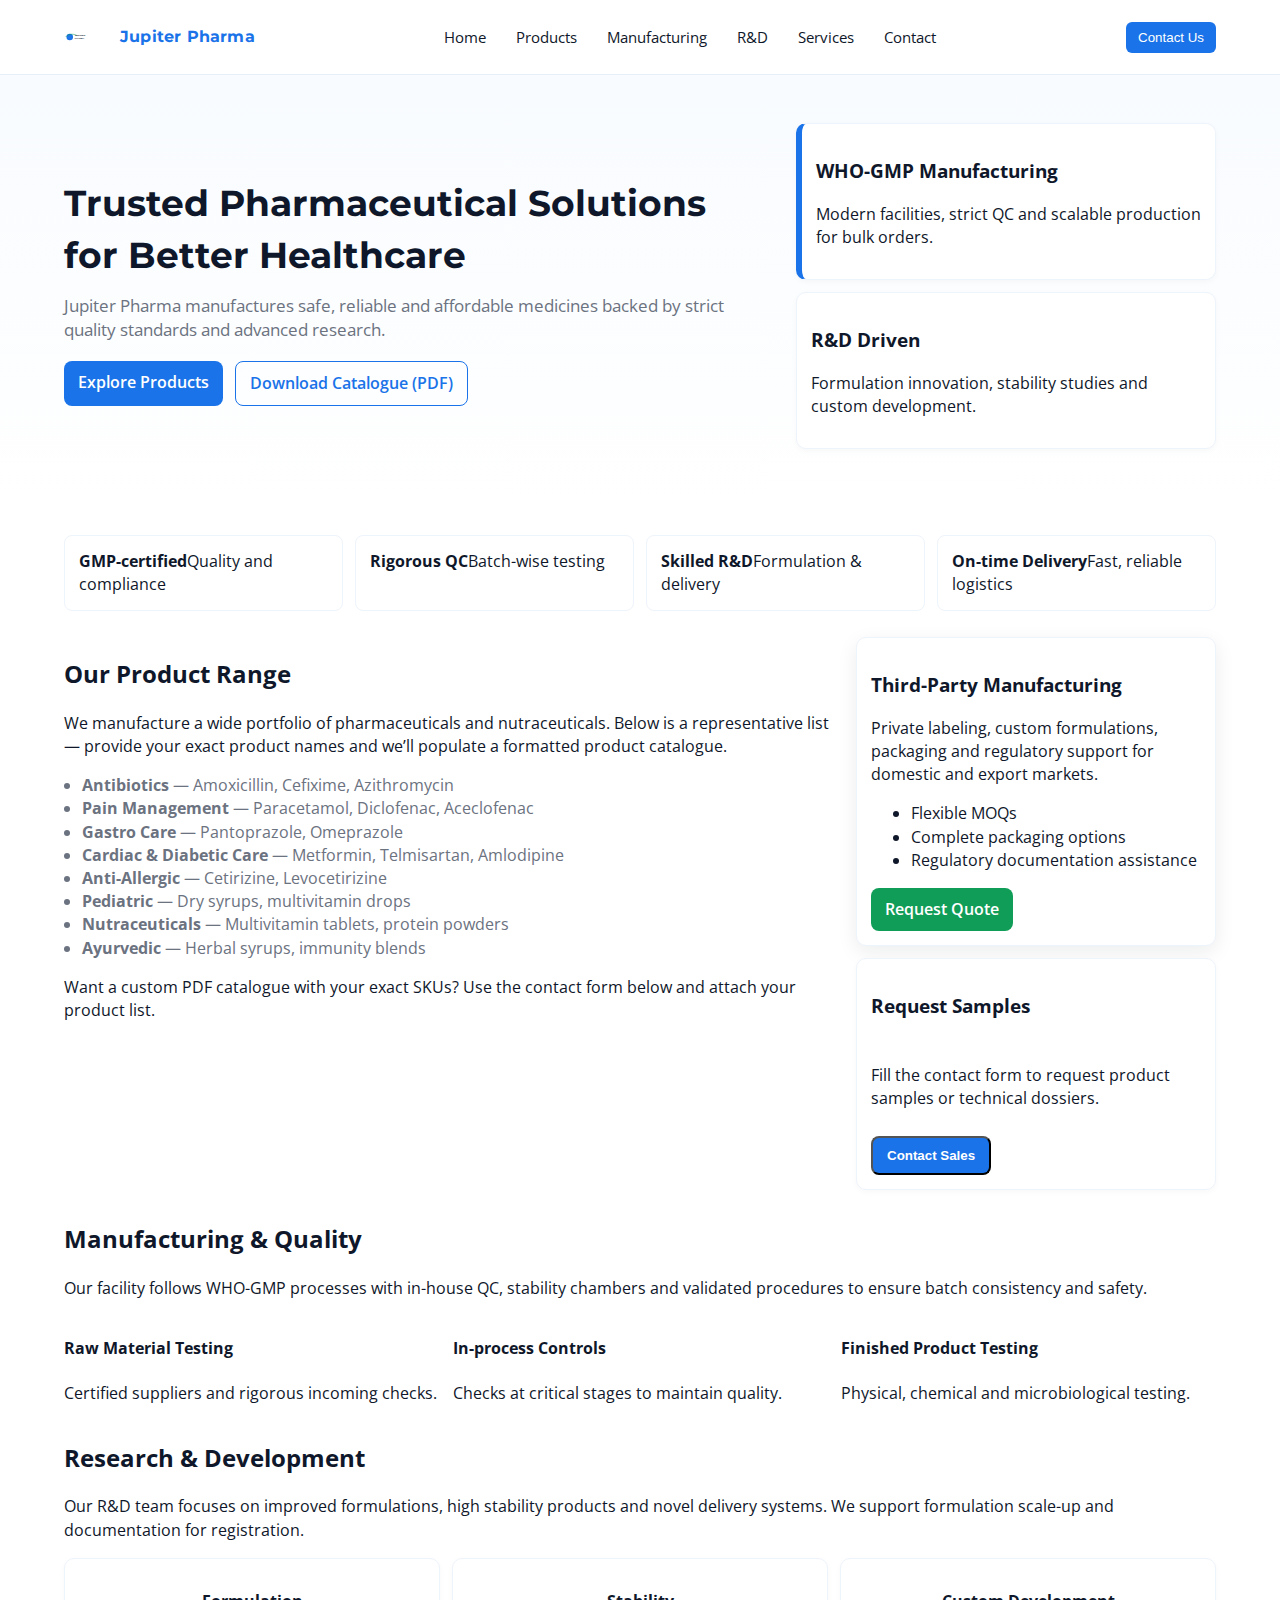
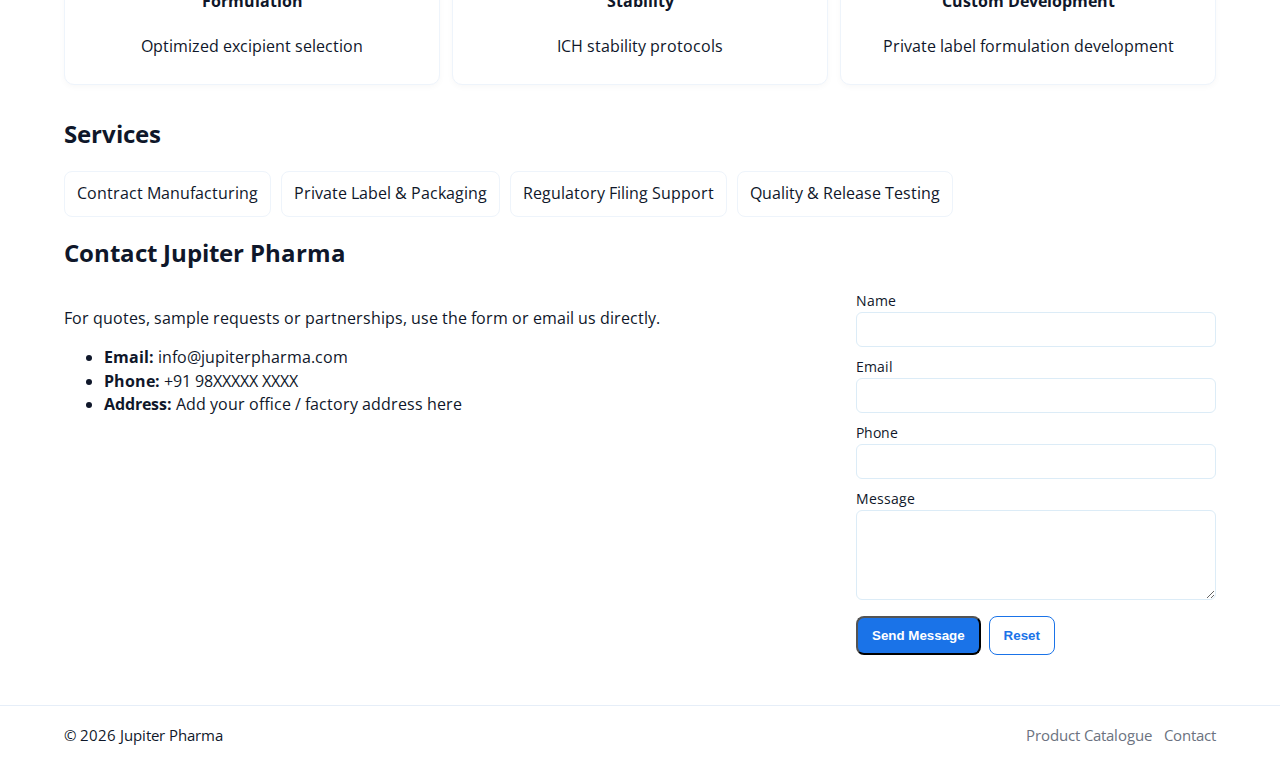
<file: index.html>
<!doctype html>
<html lang="en">
<head>
  <meta charset="utf-8" />
  <meta name="viewport" content="width=device-width,initial-scale=1" />
  <title>Jupiter Pharma — Trusted Pharmaceutical Solutions</title>
  <meta name="description" content="Jupiter Pharma manufactures high-quality pharmaceutical and nutraceutical products with world-class manufacturing and R&D."/>
  <link rel="stylesheet" href="styles.css">
  <link href="https://fonts.googleapis.com/css2?family=Montserrat:wght@600;700&family=Open+Sans:wght@300;400;600&display=swap" rel="stylesheet">
</head>
<body>
  <header class="site-header">
    <div class="container header-inner">
      <a class="brand" href="#">
        <img src="logo.svg" alt="Jupiter Pharma logo" class="logo" />
        <span class="brand-text">Jupiter Pharma</span>
      </a>
      <nav class="nav">
        <a href="#home">Home</a>
        <a href="#products">Products</a>
        <a href="#manufacturing">Manufacturing</a>
        <a href="#rnd">R&amp;D</a>
        <a href="#services">Services</a>
        <a href="#contact">Contact</a>
      </nav>
      <button class="cta" id="contactTopBtn">Contact Us</button>
    </div>
  </header>

  <main>
    <!-- HERO -->
    <section id="home" class="hero">
      <div class="container hero-inner">
        <div class="hero-copy">
          <h1>Trusted Pharmaceutical Solutions for Better Healthcare</h1>
          <p class="lead">Jupiter Pharma manufactures safe, reliable and affordable medicines backed by strict quality standards and advanced research.</p>
          <div class="hero-actions">
            <a class="btn btn-primary" href="#products">Explore Products</a>
            <a class="btn btn-outline" href="catalogue.html" target="_blank">Download Catalogue (PDF)</a>
          </div>
        </div>
        <div class="hero-media">
          <div class="card highlight">
            <h3>WHO-GMP Manufacturing</h3>
            <p>Modern facilities, strict QC and scalable production for bulk orders.</p>
          </div>
          <div class="card">
            <h3>R&amp;D Driven</h3>
            <p>Formulation innovation, stability studies and custom development.</p>
          </div>
        </div>
      </div>
    </section>

    <!-- Quick strengths -->
    <section class="section container strengths">
      <ul class="strengths-grid">
        <li><strong>GMP-certified</strong><span>Quality and compliance</span></li>
        <li><strong>Rigorous QC</strong><span>Batch-wise testing</span></li>
        <li><strong>Skilled R&D</strong><span>Formulation & delivery</span></li>
        <li><strong>On-time Delivery</strong><span>Fast, reliable logistics</span></li>
      </ul>
    </section>

    <!-- PRODUCTS -->
    <section id="products" class="section container">
      <div class="grid two-col">
        <div>
          <h2>Our Product Range</h2>
          <p>We manufacture a wide portfolio of pharmaceuticals and nutraceuticals. Below is a representative list — provide your exact product names and we’ll populate a formatted product catalogue.</p>
          <ul class="product-list">
            <li><strong>Antibiotics</strong> — Amoxicillin, Cefixime, Azithromycin</li>
            <li><strong>Pain Management</strong> — Paracetamol, Diclofenac, Aceclofenac</li>
            <li><strong>Gastro Care</strong> — Pantoprazole, Omeprazole</li>
            <li><strong>Cardiac & Diabetic Care</strong> — Metformin, Telmisartan, Amlodipine</li>
            <li><strong>Anti-Allergic</strong> — Cetirizine, Levocetirizine</li>
            <li><strong>Pediatric</strong> — Dry syrups, multivitamin drops</li>
            <li><strong>Nutraceuticals</strong> — Multivitamin tablets, protein powders</li>
            <li><strong>Ayurvedic</strong> — Herbal syrups, immunity blends</li>
          </ul>
          <p class="muted">Want a custom PDF catalogue with your exact SKUs? Use the contact form below and attach your product list.</p>
        </div>
        <div>
          <div class="card card-elevated">
            <h3>Third-Party Manufacturing</h3>
            <p>Private labeling, custom formulations, packaging and regulatory support for domestic and export markets.</p>
            <ul>
              <li>Flexible MOQs</li>
              <li>Complete packaging options</li>
              <li>Regulatory documentation assistance</li>
            </ul>
            <a class="btn btn-secondary" href="#contact">Request Quote</a>
          </div>

          <div class="card contact-card">
            <h3>Request Samples</h3>
            <p>Fill the contact form to request product samples or technical dossiers.</p>
            <button class="btn btn-primary" id="openContact">Contact Sales</button>
          </div>
        </div>
      </div>
    </section>

    <!-- Manufacturing -->
    <section id="manufacturing" class="section alt-bg">
      <div class="container">
        <h2>Manufacturing & Quality</h2>
        <p>Our facility follows WHO-GMP processes with in-house QC, stability chambers and validated procedures to ensure batch consistency and safety.</p>
        <div class="features-grid">
          <div class="feature"><h4>Raw Material Testing</h4><p>Certified suppliers and rigorous incoming checks.</p></div>
          <div class="feature"><h4>In-process Controls</h4><p>Checks at critical stages to maintain quality.</p></div>
          <div class="feature"><h4>Finished Product Testing</h4><p>Physical, chemical and microbiological testing.</p></div>
        </div>
      </div>
    </section>

    <!-- R&D -->
    <section id="rnd" class="section container">
      <h2>Research & Development</h2>
      <p>Our R&D team focuses on improved formulations, high stability products and novel delivery systems. We support formulation scale-up and documentation for registration.</p>
      <div class="grid three-col">
        <div class="card small"><h4>Formulation</h4><p>Optimized excipient selection</p></div>
        <div class="card small"><h4>Stability</h4><p>ICH stability protocols</p></div>
        <div class="card small"><h4>Custom Development</h4><p>Private label formulation development</p></div>
      </div>
    </section>

    <!-- Services -->
    <section id="services" class="section container">
      <h2>Services</h2>
      <ul class="services-list">
        <li>Contract Manufacturing</li>
        <li>Private Label & Packaging</li>
        <li>Regulatory Filing Support</li>
        <li>Quality & Release Testing</li>
      </ul>
    </section>

    <!-- CONTACT -->
    <section id="contact" class="section alt-bg container">
      <h2>Contact Jupiter Pharma</h2>
      <div class="grid two-col">
        <div>
          <p>For quotes, sample requests or partnerships, use the form or email us directly.</p>
          <ul class="contact-info">
            <li><strong>Email:</strong> info@jupiterpharma.com</li>
            <li><strong>Phone:</strong> +91 98XXXXX XXXX</li>
            <li><strong>Address:</strong> Add your office / factory address here</li>
          </ul>
        </div>
        <div>
          <form id="contactForm" class="form" novalidate>
            <label>
              <span>Name</span>
              <input type="text" name="name" required>
            </label>
            <label>
              <span>Email</span>
              <input type="email" name="email" required>
            </label>
            <label>
              <span>Phone</span>
              <input type="tel" name="phone">
            </label>
            <label>
              <span>Message</span>
              <textarea name="message" rows="4" required></textarea>
            </label>
            <div class="form-actions">
              <button class="btn btn-primary" type="submit">Send Message</button>
              <button class="btn btn-outline" type="reset">Reset</button>
            </div>
            <p class="form-note" id="formNote" aria-live="polite"></p>
          </form>
        </div>
      </div>
    </section>
  </main>

  <footer class="site-footer">
    <div class="container footer-inner">
      <div>© <span id="year"></span> Jupiter Pharma</div>
      <div class="footer-links">
        <a href="catalogue.html" target="_blank">Product Catalogue</a>
        <a href="#contact">Contact</a>
      </div>
    </div>
  </footer>

  <script src="script.js"></script>
</body>
</html>
</file>
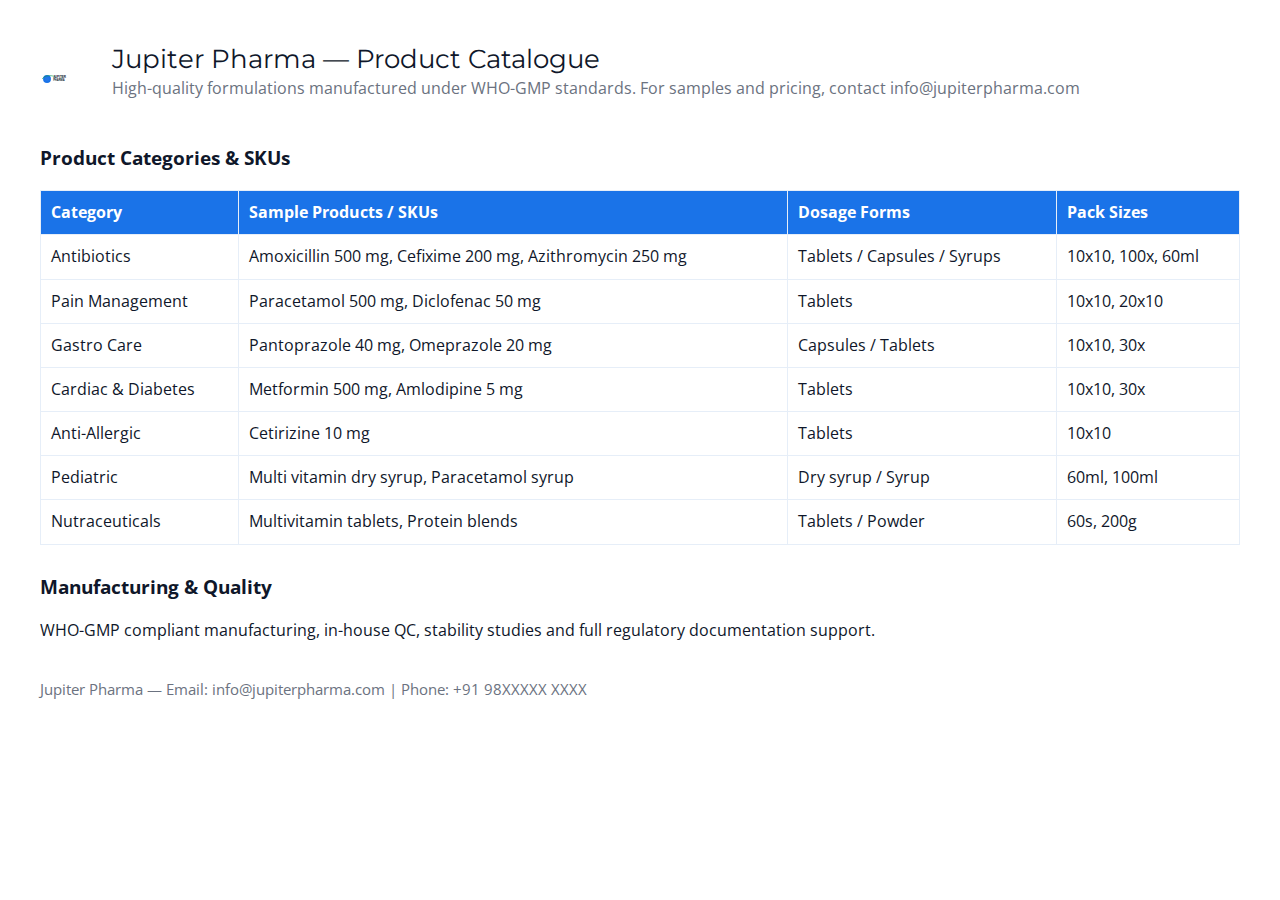
<file: catalogue.html>
<!doctype html>
<html lang="en">
<head>
  <meta charset="utf-8">
  <title>Jupiter Pharma — Product Catalogue</title>
  <meta name="viewport" content="width=device-width,initial-scale=1">
  <link href="https://fonts.googleapis.com/css2?family=Montserrat:wght@600;700&family=Open+Sans:wght@300;400&display=swap" rel="stylesheet">
  <link rel="stylesheet" href="styles.css">
  <style>
    /* Catalogue-specific overrides */
    body{background:#fff;padding:40px}
    .catalog-header{display:flex;align-items:center;gap:16px;margin-bottom:26px}
    .catalog-title{font-family:"Montserrat",sans-serif;font-size:1.6rem}
    .catalog-intro{color:var(--muted);margin-bottom:18px}
    table.catalog{width:100%;border-collapse:collapse;margin-top:12px}
    table.catalog th, table.catalog td{padding:10px;border:1px solid #e6eef8;text-align:left}
    table.catalog th{background:var(--primary);color:#fff}
    .logo{width:56px;height:56px}
    @media print{
      body{padding:18mm}
      a[href]:after{content:"";}
    }
  </style>
</head>
<body>
  <header class="catalog-header">
    <img src="logo.svg" alt="Jupiter Pharma logo" class="logo">
    <div>
      <div class="catalog-title">Jupiter Pharma — Product Catalogue</div>
      <div class="catalog-intro">High-quality formulations manufactured under WHO-GMP standards. For samples and pricing, contact info@jupiterpharma.com</div>
    </div>
  </header>

  <section>
    <h3>Product Categories & SKUs</h3>
    <table class="catalog">
      <thead>
        <tr><th>Category</th><th>Sample Products / SKUs</th><th>Dosage Forms</th><th>Pack Sizes</th></tr>
      </thead>
      <tbody>
        <tr><td>Antibiotics</td><td>Amoxicillin 500 mg, Cefixime 200 mg, Azithromycin 250 mg</td><td>Tablets / Capsules / Syrups</td><td>10x10, 100x, 60ml</td></tr>
        <tr><td>Pain Management</td><td>Paracetamol 500 mg, Diclofenac 50 mg</td><td>Tablets</td><td>10x10, 20x10</td></tr>
        <tr><td>Gastro Care</td><td>Pantoprazole 40 mg, Omeprazole 20 mg</td><td>Capsules / Tablets</td><td>10x10, 30x</td></tr>
        <tr><td>Cardiac & Diabetes</td><td>Metformin 500 mg, Amlodipine 5 mg</td><td>Tablets</td><td>10x10, 30x</td></tr>
        <tr><td>Anti-Allergic</td><td>Cetirizine 10 mg</td><td>Tablets</td><td>10x10</td></tr>
        <tr><td>Pediatric</td><td>Multi vitamin dry syrup, Paracetamol syrup</td><td>Dry syrup / Syrup</td><td>60ml, 100ml</td></tr>
        <tr><td>Nutraceuticals</td><td>Multivitamin tablets, Protein blends</td><td>Tablets / Powder</td><td>60s, 200g</td></tr>
      </tbody>
    </table>
  </section>

  <section style="margin-top:28px">
    <h3>Manufacturing & Quality</h3>
    <p>WHO-GMP compliant manufacturing, in-house QC, stability studies and full regulatory documentation support.</p>
  </section>

  <footer style="margin-top:36px;color:var(--muted);font-size:0.95rem">
    Jupiter Pharma — Email: info@jupiterpharma.com | Phone: +91 98XXXXX XXXX
  </footer>
</body>
</html>
</file>
<file: styles.css>
:root{
  --primary:#1A73E8;
  --secondary:#0F9D58;
  --accent:#F4B400;
  --bg:#ffffff;
  --muted:#6b7280;
  --text:#0f172a;
  --max-width:1200px;
  --radius:8px;
}

/* Reset & basics */
*{box-sizing:border-box}
html,body{height:100%}
body{
  margin:0;
  font-family:"Open Sans",system-ui,-apple-system,Segoe UI,Roboto,"Helvetica Neue",Arial;
  color:var(--text);
  background:var(--bg);
  -webkit-font-smoothing:antialiased;
  -moz-osx-font-smoothing:grayscale;
  line-height:1.45;
}

/* Container */
.container{
  width:90%;
  max-width:var(--max-width);
  margin:0 auto;
}

/* Header */
.site-header{
  background:#fff;
  border-bottom:1px solid #e6eef8;
  position:sticky;
  top:0;
  z-index:40;
}
.header-inner{
  display:flex;
  gap:1rem;
  align-items:center;
  justify-content:space-between;
  padding:14px 0;
}
.brand{display:flex;align-items:center;gap:10px;text-decoration:none;color:var(--text)}
.logo{width:46px;height:46px}
.brand-text{font-family:"Montserrat",sans-serif;font-weight:700;color:var(--primary);letter-spacing:0.2px}
.nav{display:flex;gap:14px}
.nav a{color:var(--text);text-decoration:none;padding:6px 8px;border-radius:6px;font-size:0.95rem}
.nav a:hover{background:#eef6ff;color:var(--primary)}
.cta{background:var(--primary);color:#fff;border:0;padding:8px 12px;border-radius:6px;cursor:pointer}
.cta:hover{opacity:0.95}

/* HERO */
.hero{padding:48px 0;display:flex;align-items:center;background:linear-gradient(180deg,#f8fbff 0%, #fff 100%)}
.hero-inner{display:grid;grid-template-columns:1fr 420px;gap:28px;align-items:center}
.hero-copy h1{font-family:"Montserrat",sans-serif;font-size:clamp(1.6rem,2.8vw,2.8rem);margin:0 0 12px}
.lead{color:var(--muted);margin:0 0 18px;font-size:1.05rem}
.hero-actions{display:flex;gap:12px}
.btn{display:inline-block;text-decoration:none;padding:10px 14px;border-radius:8px;font-weight:600}
.btn-primary{background:var(--primary);color:#fff}
.btn-secondary{background:var(--secondary);color:#fff}
.btn-outline{border:1px solid var(--primary);color:var(--primary);background:transparent}
.btn:hover{opacity:0.95}

/* Cards */
.card{background:#fff;border-radius:10px;padding:14px;margin-bottom:12px;border:1px solid #eef4fb;box-shadow:0 2px 6px rgba(16,24,40,0.03)}
.card-elevated{box-shadow:0 6px 20px rgba(16,24,40,0.08)}
.highlight{border-left:6px solid var(--primary)}

/* Strengths */
.strengths{padding:26px 0}
.strengths-grid{display:grid;grid-template-columns:repeat(auto-fit,minmax(180px,1fr));gap:12px;list-style:none;padding:0;margin:0}
.strengths-grid li{background:#fff;padding:14px;border-radius:8px;border:1px solid #eef4fb;text-align:left}

/* Product list/grid */
.two-col{display:grid;grid-template-columns:1fr 360px;gap:22px;align-items:start}
.product-list{padding-left:18px;color:var(--muted)}
.contact-card{display:flex;flex-direction:column;gap:10px;align-items:flex-start}

/* Features / grids */
.features-grid{display:grid;grid-template-columns:repeat(auto-fit,minmax(200px,1fr));gap:14px;margin-top:10px}
.grid.three-col{display:grid;grid-template-columns:repeat(3,1fr);gap:12px}
.small{padding:10px;text-align:center}

/* Services list */
.services-list{display:flex;flex-wrap:wrap;gap:10px;list-style:none;padding:0;margin:10px 0}
.services-list li{background:#fff;padding:10px 12px;border-radius:8px;border:1px solid #eef4fb}

/* Contact form */
.form{display:flex;flex-direction:column;gap:10px}
.form label{display:flex;flex-direction:column;font-size:0.9rem}
.form input,.form textarea{padding:8px;border-radius:6px;border:1px solid #dcecf7;font-size:0.95rem}
.form .form-actions{display:flex;gap:8px;margin-top:6px}
.form-note{color:var(--muted);font-size:0.9rem;margin-top:8px}

/* Footer */
.site-footer{border-top:1px solid #e6eef8;padding:18px 0;margin-top:18px;background:#fff}
.footer-inner{display:flex;justify-content:space-between;align-items:center;gap:12px;font-size:0.95rem}
.footer-links a{margin-left:8px;color:var(--muted);text-decoration:none}

/* Responsive */
@media (max-width:900px){
  .hero-inner{grid-template-columns:1fr}
  .two-col{grid-template-columns:1fr}
  .nav{display:none}
  .header-inner{justify-content:space-between}
  .brand-text{display:none}
}

/* Print styles for catalogue download */
@media print{
  body{color:#000;background:#fff}
  header,footer,.cta, .btn, .contact-card, .nav,.hero-media{display:none !important}
  .container{width:100%}
  .product-list li{font-size:12pt}
}
</file>
